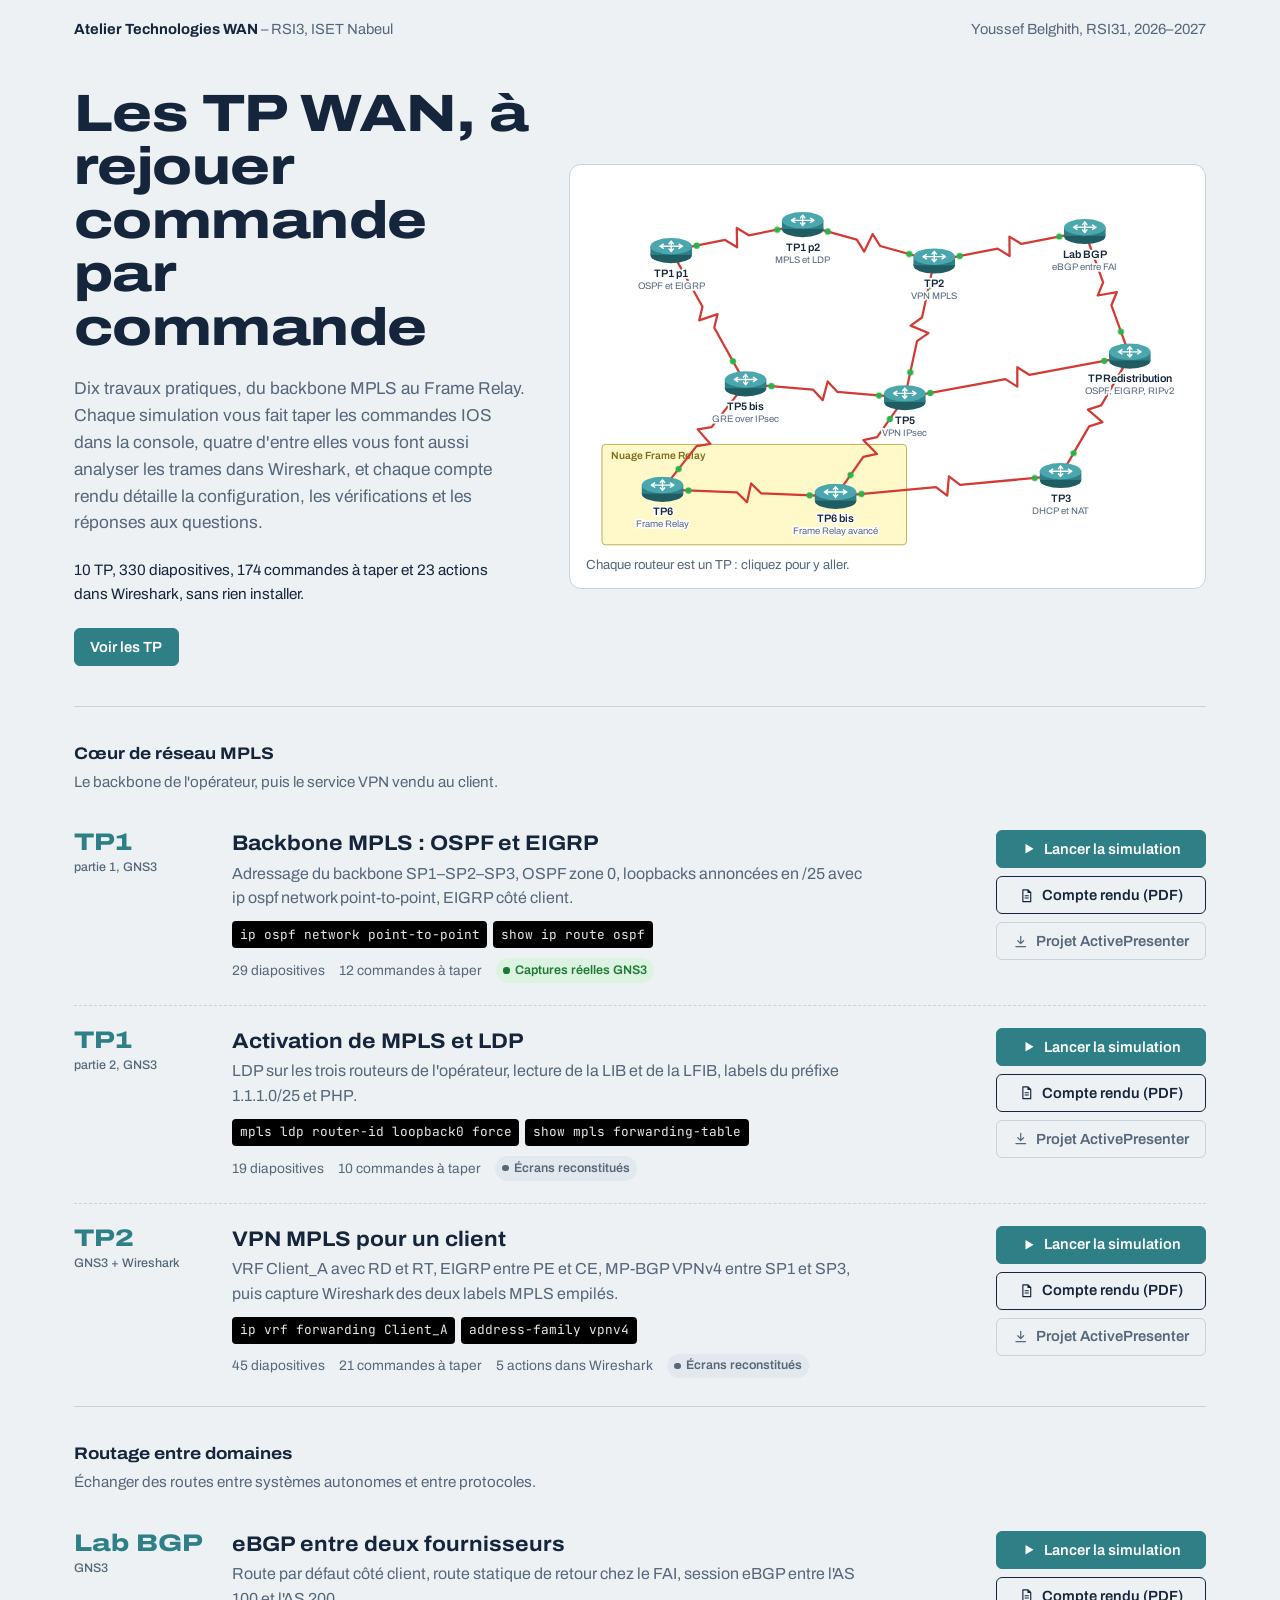
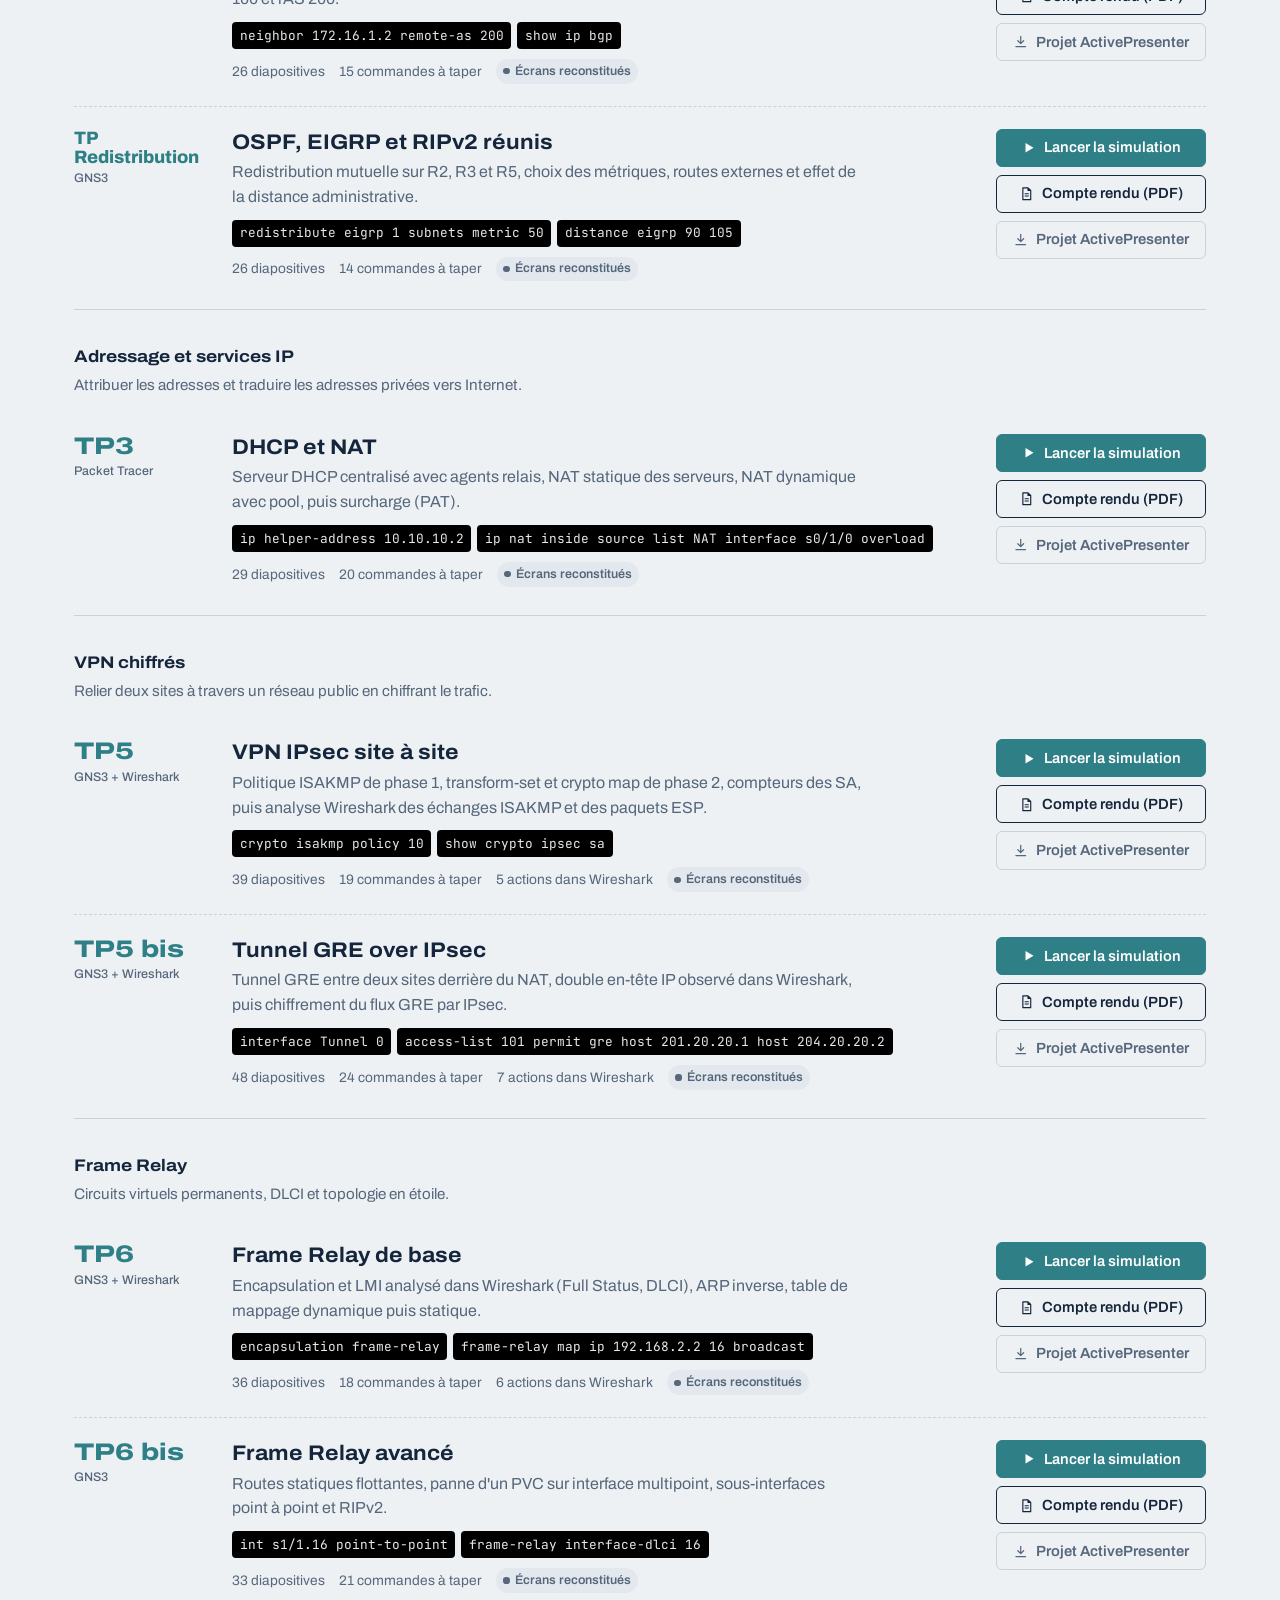
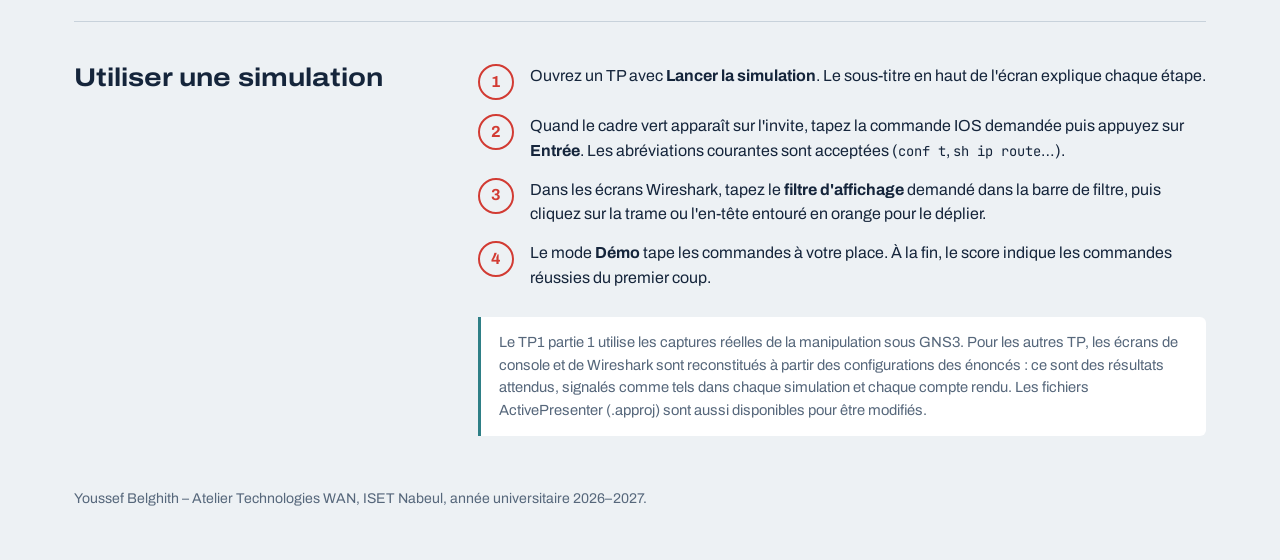
<file: index.html>
<!doctype html>
<html lang="fr">
<head>
<meta charset="utf-8">
<meta name="viewport" content="width=device-width, initial-scale=1">
<title>Atelier Technologies WAN – Simulations des TP</title>
<meta name="description" content="Dix travaux pratiques WAN (MPLS, VPN MPLS, BGP, redistribution, NAT, IPsec, GRE, Frame Relay) à rejouer dans le navigateur, avec leurs comptes rendus.">
<link rel="preconnect" href="https://fonts.googleapis.com">
<link rel="preconnect" href="https://fonts.gstatic.com" crossorigin>
<link href="https://fonts.googleapis.com/css2?family=Archivo:wdth,wght@62..125,400..800&family=JetBrains+Mono:wght@400;600&display=swap" rel="stylesheet">
<link rel="stylesheet" href="assets/style.css">
<style>
  .wrap { max-width: 1180px; margin: 0 auto; padding: 0 24px; }
  header.top { display: flex; justify-content: space-between; align-items: center; gap: 16px; padding: 18px 0; color: var(--muted); font-size: .92rem; }
  header.top strong { color: var(--ink); }

  /* ---------- Hero ---------- */
  .hero { display: grid; grid-template-columns: minmax(0, 5fr) minmax(0, 7fr); gap: 40px; align-items: center; padding: 28px 0 40px; }
  .hero h1 {
    font-size: clamp(2.1rem, 4.1vw, 3.5rem); line-height: 1.02; margin: 0 0 22px; letter-spacing: -.01em;
    font-variation-settings: "wdth" 122; font-weight: 800; max-width: 13ch;
  }
  .hero p { font-size: 1.08rem; color: var(--muted); max-width: 46ch; margin: 0 0 22px; }
  .hero .meta { font-size: .95rem; color: var(--ink); }
  .topo-box { position: relative; background: var(--surface); border: 1.5px solid var(--line); border-radius: var(--radius-m); padding: 6px; }
  .topo-box svg { display: block; width: 100%; height: auto; }
  .topo-caption { display: block; padding: 4px 10px 6px; font-size: .82rem; color: var(--muted); }
  svg .link { fill: none; stroke: var(--serial); stroke-width: 2.6; stroke-linejoin: round; }
  svg .draw { stroke-dasharray: 1; stroke-dashoffset: 1; animation: draw .9s cubic-bezier(.6,0,.3,1) forwards; }
  @keyframes draw { to { stroke-dashoffset: 0; } }
  svg .portdot { fill: var(--port); opacity: 0; animation: pop .3s ease-out forwards; }
  @keyframes pop { to { opacity: 1; } }
  svg .packet { fill: var(--ink); }
  svg .node { cursor: pointer; }
  svg .node .body { transition: transform .2s; transform-origin: center; transform-box: fill-box; }
  svg .node:hover .body, svg .node:focus-visible .body { transform: scale(1.12); }
  svg .node text { font: 600 12.5px var(--font); fill: var(--ink); text-anchor: middle; paint-order: stroke; stroke: #fff; stroke-width: 4px; stroke-linejoin: round; }
  svg .node text.sub { font-weight: 400; font-size: 11px; fill: var(--muted); }
  svg .node { opacity: 0; animation: pop .35s ease-out forwards; }
  svg .cloud { fill: #fff8c9; stroke: #b9a53a; stroke-width: 1; }
  svg .cloud-label { font: 600 12px var(--font); fill: #7c6e1f; }

  /* ---------- Groupes de TP ---------- */
  .group { padding: 34px 0 6px; border-top: 1.5px solid var(--line); }
  .group h2 { font-size: 1.05rem; font-weight: 700; margin: 0 0 4px; font-variation-settings: "wdth" 112; }
  .group .gdesc { color: var(--muted); font-size: .95rem; margin: 0 0 14px; }
  .tp {
    display: grid; grid-template-columns: 132px minmax(0, 1fr) auto; gap: 26px; align-items: start;
    padding: 22px 0; border-top: 1px dashed var(--line);
  }
  .group .tp:first-of-type { border-top: 0; }
  .tp:target { animation: flash 1.6s ease-out; }
  @keyframes flash { 0%, 30% { background: #fff6c2; } 100% { background: transparent; } }
  .tp .num { font-size: 1.5rem; font-weight: 800; line-height: 1.05; font-variation-settings: "wdth" 125; color: var(--router); }
  .tp .num.long { font-size: 1.12rem; font-variation-settings: "wdth" 100; }
  .tp .num small { display: block; font-size: .78rem; font-weight: 500; color: var(--muted); margin-top: 6px; font-variation-settings: "wdth" 100; }
  .tp h3 { margin: 0 0 6px; font-size: 1.32rem; line-height: 1.2; font-variation-settings: "wdth" 108; }
  .tp p { margin: 0 0 10px; color: var(--muted); max-width: 70ch; }
  .tp .cmds { display: flex; flex-wrap: wrap; gap: 6px; margin-bottom: 10px; }
  .tp .cmds code { background: var(--console); color: #e8e8e8; padding: .28em .6em; border-radius: 4px; font-size: .8rem; }
  .tp .facts { display: flex; flex-wrap: wrap; gap: 8px 14px; align-items: center; font-size: .86rem; color: var(--muted); }
  .tp .actions { display: flex; flex-direction: column; gap: 8px; min-width: 210px; }

  /* ---------- Mode d'emploi ---------- */
  .howto { padding: 42px 0 18px; border-top: 1.5px solid var(--line); display: grid; grid-template-columns: minmax(0, 4fr) minmax(0, 8fr); gap: 40px; }
  .howto h2 { margin: 0; font-size: 1.6rem; line-height: 1.1; font-variation-settings: "wdth" 115; }
  .howto ol { margin: 0; padding: 0; list-style: none; counter-reset: s; display: grid; gap: 14px; }
  .howto li { counter-increment: s; display: grid; grid-template-columns: 40px 1fr; gap: 12px; }
  .howto li::before { content: counter(s); width: 32px; height: 32px; border-radius: 50%; border: 2px solid var(--serial); color: var(--serial); font-weight: 700; display: grid; place-items: center; }
  .note { margin: 26px 0 0; padding: 14px 18px; border-left: 3px solid var(--router); background: var(--surface); color: var(--muted); font-size: .92rem; border-radius: 0 var(--radius-s) var(--radius-s) 0; }
  footer { padding: 34px 0 50px; color: var(--muted); font-size: .88rem; }

  @media (max-width: 900px) {
    .hero { grid-template-columns: 1fr; gap: 26px; }
    .howto { grid-template-columns: 1fr; gap: 18px; }
    .tp { grid-template-columns: 1fr; gap: 10px; }
    .tp .actions { flex-direction: row; flex-wrap: wrap; min-width: 0; }
  }
  @media (max-width: 520px) {
    .wrap { padding: 0 16px; }
    header.top { flex-direction: column; align-items: flex-start; gap: 4px; }
    .tp .actions .btn { flex: 1 1 100%; }
    svg .node text.sub { display: none; }
  }
</style>
</head>
<body>
<div class="wrap">
  <header class="top">
    <span><strong>Atelier Technologies WAN</strong> – RSI3, ISET Nabeul</span>
    <span>Youssef Belghith, RSI31, 2026–2027</span>
  </header>

  <section class="hero">
    <div>
      <h1>Les TP WAN, à rejouer commande par commande</h1>
      <p>Dix travaux pratiques, du backbone MPLS au Frame Relay. Chaque simulation vous fait taper les commandes IOS dans la console, quatre d'entre elles vous font aussi analyser les trames dans Wireshark, et chaque compte rendu détaille la configuration, les vérifications et les réponses aux questions.</p>
      <p class="meta" id="totals"></p>
      <a class="btn btn-primary" href="#tps">Voir les TP</a>
    </div>
    <div class="topo-box">
      <svg id="topo" viewBox="0 0 720 440" role="img" aria-label="Carte des TP sous forme de topologie réseau : chaque routeur ouvre un TP"></svg>
      <span class="topo-caption">Chaque routeur est un TP : cliquez pour y aller.</span>
    </div>
  </section>

  <main id="tps"></main>

  <section class="howto">
    <h2>Utiliser une simulation</h2>
    <div>
      <ol>
        <li><span>Ouvrez un TP avec <b>Lancer la simulation</b>. Le sous-titre en haut de l'écran explique chaque étape.</span></li>
        <li><span>Quand le cadre vert apparaît sur l'invite, tapez la commande IOS demandée puis appuyez sur <b>Entrée</b>. Les abréviations courantes sont acceptées (<code>conf t</code>, <code>sh ip route</code>…).</span></li>
        <li><span>Dans les écrans Wireshark, tapez le <b>filtre d'affichage</b> demandé dans la barre de filtre, puis cliquez sur la trame ou l'en-tête entouré en orange pour le déplier.</span></li>
        <li><span>Le mode <b>Démo</b> tape les commandes à votre place. À la fin, le score indique les commandes réussies du premier coup.</span></li>
      </ol>
      <p class="note">Le TP1 partie 1 utilise les captures réelles de la manipulation sous GNS3. Pour les autres TP, les écrans de console et de Wireshark sont reconstitués à partir des configurations des énoncés : ce sont des résultats attendus, signalés comme tels dans chaque simulation et chaque compte rendu. Les fichiers ActivePresenter (.approj) sont aussi disponibles pour être modifiés.</p>
    </div>
  </section>

  <footer>Youssef Belghith – Atelier Technologies WAN, ISET Nabeul, année universitaire 2026–2027.</footer>
</div>

<script src="assets/catalog.js"></script>
<script src="assets/home.js"></script>
</body>
</html>
</file>
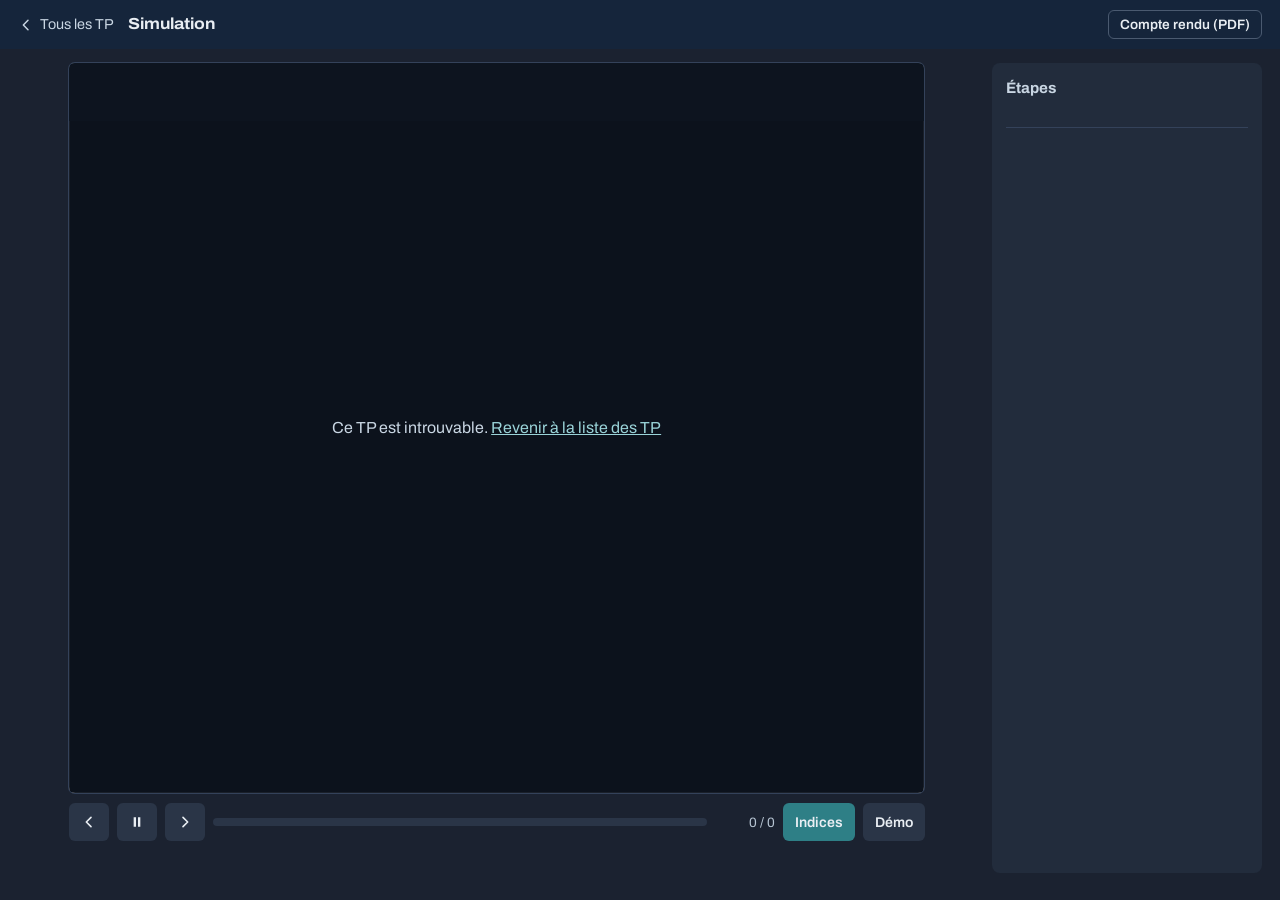
<file: simulation.html>
<!doctype html>
<html lang="fr">
<head>
<meta charset="utf-8">
<meta name="viewport" content="width=device-width, initial-scale=1">
<title>Simulation – Atelier Technologies WAN</title>
<link rel="preconnect" href="https://fonts.googleapis.com">
<link rel="preconnect" href="https://fonts.gstatic.com" crossorigin>
<link href="https://fonts.googleapis.com/css2?family=Archivo:wdth,wght@62..125,400..800&family=JetBrains+Mono:wght@400;600&display=swap" rel="stylesheet">
<link rel="stylesheet" href="assets/style.css">
<style>
  body { background: #1b2230; color: #e9eef3; min-height: 100svh; display: flex; flex-direction: column; }
  .bar { display: flex; align-items: center; gap: 14px; padding: 10px 18px; background: var(--ink); flex-wrap: wrap; }
  .bar a.back { color: #c9d6e3; text-decoration: none; font-size: .9rem; display: inline-flex; gap: 6px; align-items: center; }
  .bar a.back:hover { color: #fff; }
  .bar h1 { font-size: 1rem; margin: 0; font-weight: 700; font-variation-settings: "wdth" 110; flex: 1; min-width: 200px; }
  .bar h1 span { color: #8fb3c7; font-weight: 500; }
  .bar .links { display: flex; gap: 8px; }
  .bar .btn { color: #e9eef3; border-color: #4a5a70; padding: .5em .8em; font-size: .85rem; }
  .bar .btn:hover { background: #e9eef3; color: var(--ink); }

  .layout { flex: 1; display: grid; grid-template-columns: minmax(0, 1fr) 270px; gap: 16px; padding: 14px 18px; }
  .stagewrap { display: flex; flex-direction: column; align-items: center; gap: 10px; min-width: 0; }
  .stage {
    position: relative; width: min(100%, calc((100svh - 170px) * 1.1717)); aspect-ratio: 1242 / 1060;
    container-type: inline-size; background: #000; border-radius: 6px; overflow: hidden;
    box-shadow: 0 0 0 1px #34425a;
  }
  .stage img { position: absolute; inset: 0; width: 100%; height: 100%; display: block; user-select: none; }
  .subtitle {
    position: absolute; left: 0; right: 0; top: 0; min-height: 7.92%; padding: .55cqw 2cqw;
    background: rgba(11, 31, 51, .97); color: #fff; display: grid; place-content: center;
    text-align: center; font-size: clamp(11px, 1.42cqw, 19px); line-height: 1.3;
  }
  .subtitle b { color: #9ad3d8; margin-right: .4em; }
  .subtitle span { display: inline; }
  .cli {
    position: absolute; top: 98.02%; height: 1.98%;
    background: #000; color: #fff; border: 1px solid var(--port); border-radius: 2px;
    font: clamp(9px, 1.05cqw, 14px) var(--mono); padding: 0 .3cqw; outline: none; caret-color: #fff;
  }
  .cli:focus { box-shadow: 0 0 0 2px rgba(45, 178, 74, .55); }
  .cli.ok { border-color: var(--port); background: #062a10; }
  .cli.bad { border-color: var(--serial); animation: shake .35s; }
  @keyframes shake { 25% { transform: translateX(-4px); } 75% { transform: translateX(4px); } }
  .cli.light { background: #fff; color: #000; caret-color: #000; border-width: 2px; font-size: clamp(9px, 1.0cqw, 13px); }
  .cli.light.ok { background: #e3fbe6; }
  .hot { position: absolute; background: transparent; border: 0; padding: 0; cursor: pointer; border-radius: 2px; }
  .hot.cue { box-shadow: 0 0 0 2px #e0a800, 0 0 0 5px rgba(224, 168, 0, .3); animation: cue 1.4s ease-in-out infinite; }
  .hot.done { box-shadow: 0 0 0 2px var(--port); animation: none; }
  @keyframes cue { 50% { box-shadow: 0 0 0 2px #e0a800, 0 0 0 7px rgba(224, 168, 0, .12); } }
  .hint {
    position: absolute; left: 49.3%; width: 44.3%; top: 90.75%; min-height: 5.28%;
    background: var(--hint); color: #1b1b1b; border: 2px solid #e0a800; border-radius: 3px;
    display: flex; align-items: center; justify-content: center; text-align: center; padding: .4cqw .8cqw;
    font-size: clamp(10px, 1.1cqw, 15px); font-weight: 600; line-height: 1.3;
  }
  .hint code { font-family: var(--mono); font-weight: 600; word-break: break-word; }
  .feedback {
    position: absolute; left: 50%; top: 45%; transform: translate(-50%, -50%); max-width: 80%;
    background: #fff; color: var(--ink); border-left: 5px solid var(--serial); padding: 1.2cqw 2cqw; border-radius: 4px;
    font-size: clamp(12px, 1.4cqw, 18px); box-shadow: 0 8px 30px rgba(0, 0, 0, .5); display: none;
  }
  .feedback code { font-family: var(--mono); font-weight: 600; }
  .feedback.show { display: block; }
  .tag { position: absolute; right: .7%; top: 8.6%; background: #282828; color: #9a9a9a; font-size: clamp(8px, .85cqw, 12px); padding: .15cqw .6cqw; border-radius: 3px; }
  .hidden { display: none !important; }

  .controls { width: min(100%, calc((100svh - 170px) * 1.1717)); display: flex; align-items: center; gap: 8px; flex-wrap: wrap; }
  .ctl { background: #2a3547; color: #e9eef3; border: 0; border-radius: 6px; height: 38px; min-width: 40px; padding: 0 12px;
         font: 600 .88rem var(--font); cursor: pointer; display: inline-flex; align-items: center; gap: 6px; }
  .ctl:hover { background: #3a4860; }
  .ctl svg { width: 16px; height: 16px; }
  .ctl[aria-pressed="true"] { background: var(--router); }
  .progress { flex: 1; min-width: 120px; height: 8px; background: #2a3547; border-radius: 4px; position: relative; overflow: hidden; cursor: pointer; }
  .progress i { position: absolute; left: 0; top: 0; bottom: 0; background: var(--serial); border-radius: 4px; transition: width .25s; }
  .progress b { position: absolute; left: 0; bottom: 0; height: 2px; background: #fff; opacity: .7; }
  .count { font-size: .85rem; color: #b8c6d4; min-width: 60px; text-align: right; font-variant-numeric: tabular-nums; }

  aside { background: #222c3c; border-radius: 8px; padding: 14px; overflow: auto; max-height: calc(100svh - 90px); }
  aside h2 { font-size: .95rem; margin: 0 0 10px; color: #c9d6e3; }
  aside ol { list-style: none; margin: 0; padding: 0; display: grid; gap: 4px; counter-reset: c; }
  aside li button { counter-increment: c; width: 100%; text-align: left; background: transparent; border: 0; color: #c9d6e3;
                    padding: 8px 10px; border-radius: 6px; font: .88rem var(--font); cursor: pointer; display: grid; grid-template-columns: 22px 1fr; gap: 6px; }
  aside li button::before { content: counter(c); color: #7e93a8; font-weight: 700; }
  aside li button:hover { background: #2c384c; }
  aside li button.cur { background: #2e4c5a; color: #fff; }
  aside li button.cur::before { color: var(--port); }
  aside .score { margin-top: 16px; padding-top: 12px; border-top: 1px solid #34425a; font-size: .86rem; color: #b8c6d4; }
  aside .score strong { color: #fff; font-size: 1.1rem; }

  .end, .loading { position: absolute; inset: 0; background: rgba(13, 20, 31, .93); display: flex; flex-direction: column;
                   align-items: center; justify-content: center; gap: 1.6cqw; text-align: center; padding: 4cqw; }
  .end h2 { margin: 0; font-size: clamp(20px, 3.4cqw, 42px); font-variation-settings: "wdth" 115; }
  .end p { margin: 0; color: #c9d6e3; font-size: clamp(13px, 1.6cqw, 19px); max-width: 52ch; }
  .end .row { display: flex; gap: 10px; flex-wrap: wrap; justify-content: center; }
  .end .btn { color: #fff; border-color: #6c7f97; }
  .end .btn-primary { border-color: var(--router); }
  .loading p { color: #c9d6e3; }
  .spinner { width: 34px; height: 34px; border: 3px solid #34425a; border-top-color: var(--port); border-radius: 50%; animation: spin 1s linear infinite; }
  @keyframes spin { to { transform: rotate(360deg); } }

  @media (max-width: 980px) {
    .layout { grid-template-columns: 1fr; }
    aside { max-height: none; }
  }
  @media (max-width: 640px) {
    .layout { padding: 10px; }
    .bar .links { width: 100%; }
    .cli { left: 0 !important; right: 0; width: 100% !important; top: auto !important; bottom: 0; height: auto !important; margin: 0; padding: 6px 8px; font-size: 14px; border-width: 2px; }
    .hint { left: 2%; width: 96%; top: auto; bottom: 42px; transform: none; margin: 0; font-size: 12px; padding: 6px; }
  }
</style>
</head>
<body>
<div class="bar">
  <a class="back" href="index.html"><svg width="16" height="16" viewBox="0 0 24 24" aria-hidden="true"><path d="M15 5 8 12l7 7" fill="none" stroke="currentColor" stroke-width="2.2" stroke-linecap="round" stroke-linejoin="round"/></svg>Tous les TP</a>
  <h1 id="title">Simulation</h1>
  <div class="links"><a class="btn" id="crlink" target="_blank" rel="noopener">Compte rendu (PDF)</a></div>
</div>
<div class="layout">
  <div class="stagewrap">
    <div class="stage" id="stage">
      <img id="img" alt="">
      <div class="subtitle" id="sub" aria-live="polite"></div>
      <span class="tag hidden" id="tag">résultat attendu</span>
      <div class="hint hidden" id="hint"></div>
      <button class="hot hidden" id="hot" aria-label="Zone à cliquer"></button>
      <input class="cli hidden" id="cli" autocomplete="off" autocapitalize="off" spellcheck="false" aria-label="Commande à taper">
      <div class="feedback" id="fb" role="alert"></div>
      <div class="loading" id="loading"><div class="spinner"></div><p>Chargement de la simulation…</p></div>
      <div class="end hidden" id="end"></div>
    </div>
    <div class="controls">
      <button class="ctl" id="prev" aria-label="Diapositive précédente"><svg viewBox="0 0 24 24"><path d="M15 5 8 12l7 7" fill="none" stroke="currentColor" stroke-width="2.4" stroke-linecap="round" stroke-linejoin="round"/></svg></button>
      <button class="ctl" id="play" aria-label="Pause"><svg viewBox="0 0 24 24" id="playicon"><path d="M7 5h3.5v14H7zM13.5 5H17v14h-3.5z" fill="currentColor"/></svg></button>
      <button class="ctl" id="next" aria-label="Diapositive suivante"><svg viewBox="0 0 24 24"><path d="m9 5 7 7-7 7" fill="none" stroke="currentColor" stroke-width="2.4" stroke-linecap="round" stroke-linejoin="round"/></svg></button>
      <div class="progress" id="progress" title="Aller à une diapositive"><i id="bar"></i><b id="timer"></b></div>
      <span class="count" id="count">0 / 0</span>
      <button class="ctl" id="hintbtn" aria-pressed="true">Indices</button>
      <button class="ctl" id="demo" aria-pressed="false">Démo</button>
    </div>
  </div>
  <aside>
    <h2>Étapes</h2>
    <ol id="chapters"></ol>
    <div class="score" id="score"></div>
  </aside>
</div>
<script src="assets/catalog.js"></script>
<script src="assets/player.js"></script>
</body>
</html>
</file>
<file: assets/style.css>
/* Atelier Technologies WAN — palette tirée de GNS3 : liaisons série rouges, ports verts, routeurs bleu-vert */
:root {
  --paper: #edf1f4;
  --paper-2: #e2e8ed;
  --surface: #ffffff;
  --ink: #15253b;
  --muted: #56677b;
  --line: #c8d2db;
  --router: #2e7f86;
  --router-dark: #1f5d63;
  --serial: #d23b33;
  --port: #2db24a;
  --hint: #fff3b0;
  --console: #000000;
  --radius-s: 6px;
  --radius-m: 12px;
  --font: "Archivo", "Segoe UI", system-ui, sans-serif;
  --mono: "JetBrains Mono", "Cascadia Mono", Consolas, monospace;
}
* { box-sizing: border-box; }
html { -webkit-text-size-adjust: 100%; }
body {
  margin: 0; background: var(--paper); color: var(--ink);
  font-family: var(--font); font-size: 16px; line-height: 1.55;
  font-variation-settings: "wdth" 100;
}
a { color: inherit; }
:focus-visible { outline: 3px solid var(--router); outline-offset: 2px; border-radius: 4px; }
code, .cmd { font-family: var(--mono); font-size: .86em; }

.btn {
  display: inline-flex; align-items: center; gap: .45em; justify-content: center;
  font: 600 .92rem/1 var(--font); text-decoration: none; cursor: pointer;
  padding: .7em 1.05em; border-radius: var(--radius-s); border: 1.5px solid var(--ink);
  background: transparent; color: var(--ink); transition: background .15s, color .15s, transform .1s;
  white-space: nowrap;
}
.btn:hover { background: var(--ink); color: var(--paper); }
.btn:active { transform: translateY(1px); }
.btn-primary { background: var(--router); border-color: var(--router); color: #fff; }
.btn-primary:hover { background: var(--router-dark); border-color: var(--router-dark); color: #fff; }
.btn-quiet { border-color: var(--line); color: var(--muted); }
.btn-quiet:hover { background: var(--paper-2); color: var(--ink); }
.btn svg { width: 1.05em; height: 1.05em; flex: none; }

.badge {
  display: inline-flex; align-items: center; gap: .4em; font-size: .78rem; font-weight: 600;
  padding: .22em .6em; border-radius: 999px; background: var(--paper-2); color: var(--muted);
}
.badge::before { content: ""; width: .5em; height: .5em; border-radius: 50%; background: currentColor; }
.badge.real { background: #dcf3e2; color: #1d7a34; }

@media (prefers-reduced-motion: reduce) {
  *, *::before, *::after { animation-duration: .001ms !important; animation-iteration-count: 1 !important; transition: none !important; }
}
</file>
